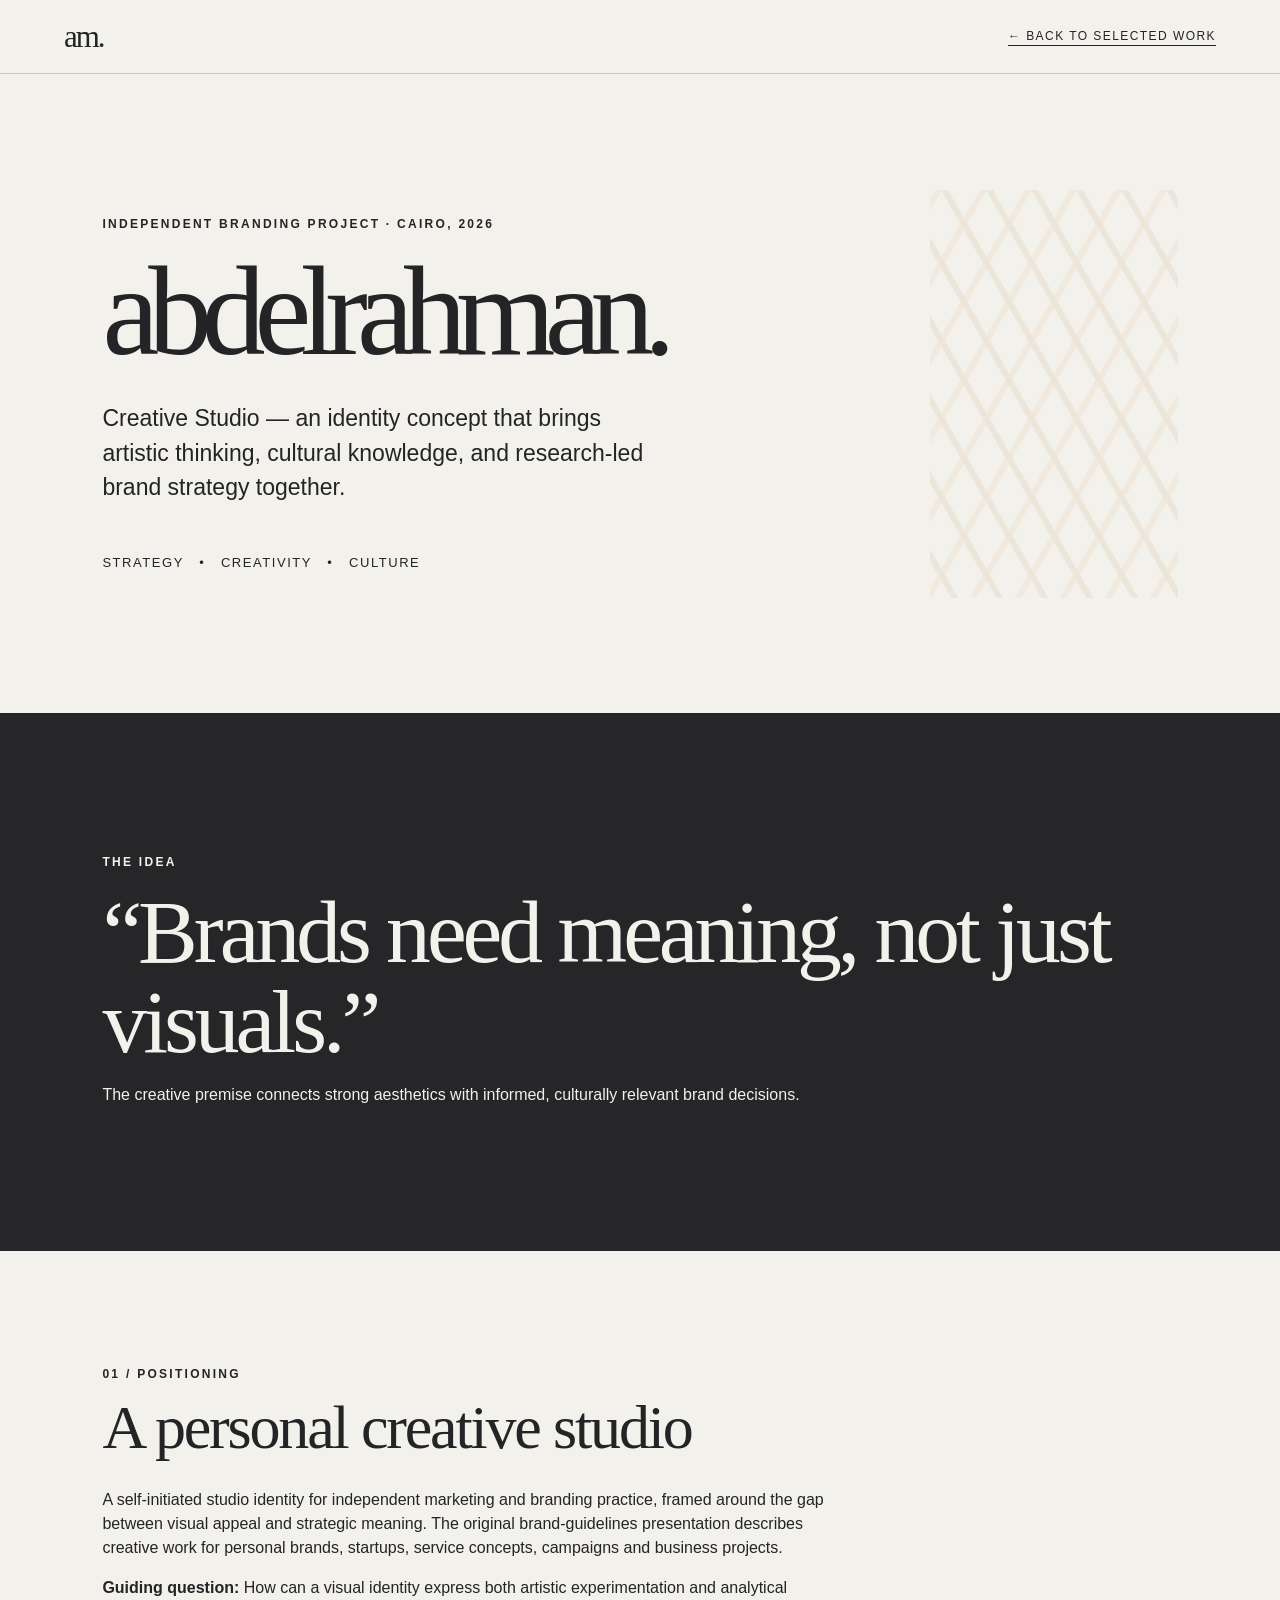
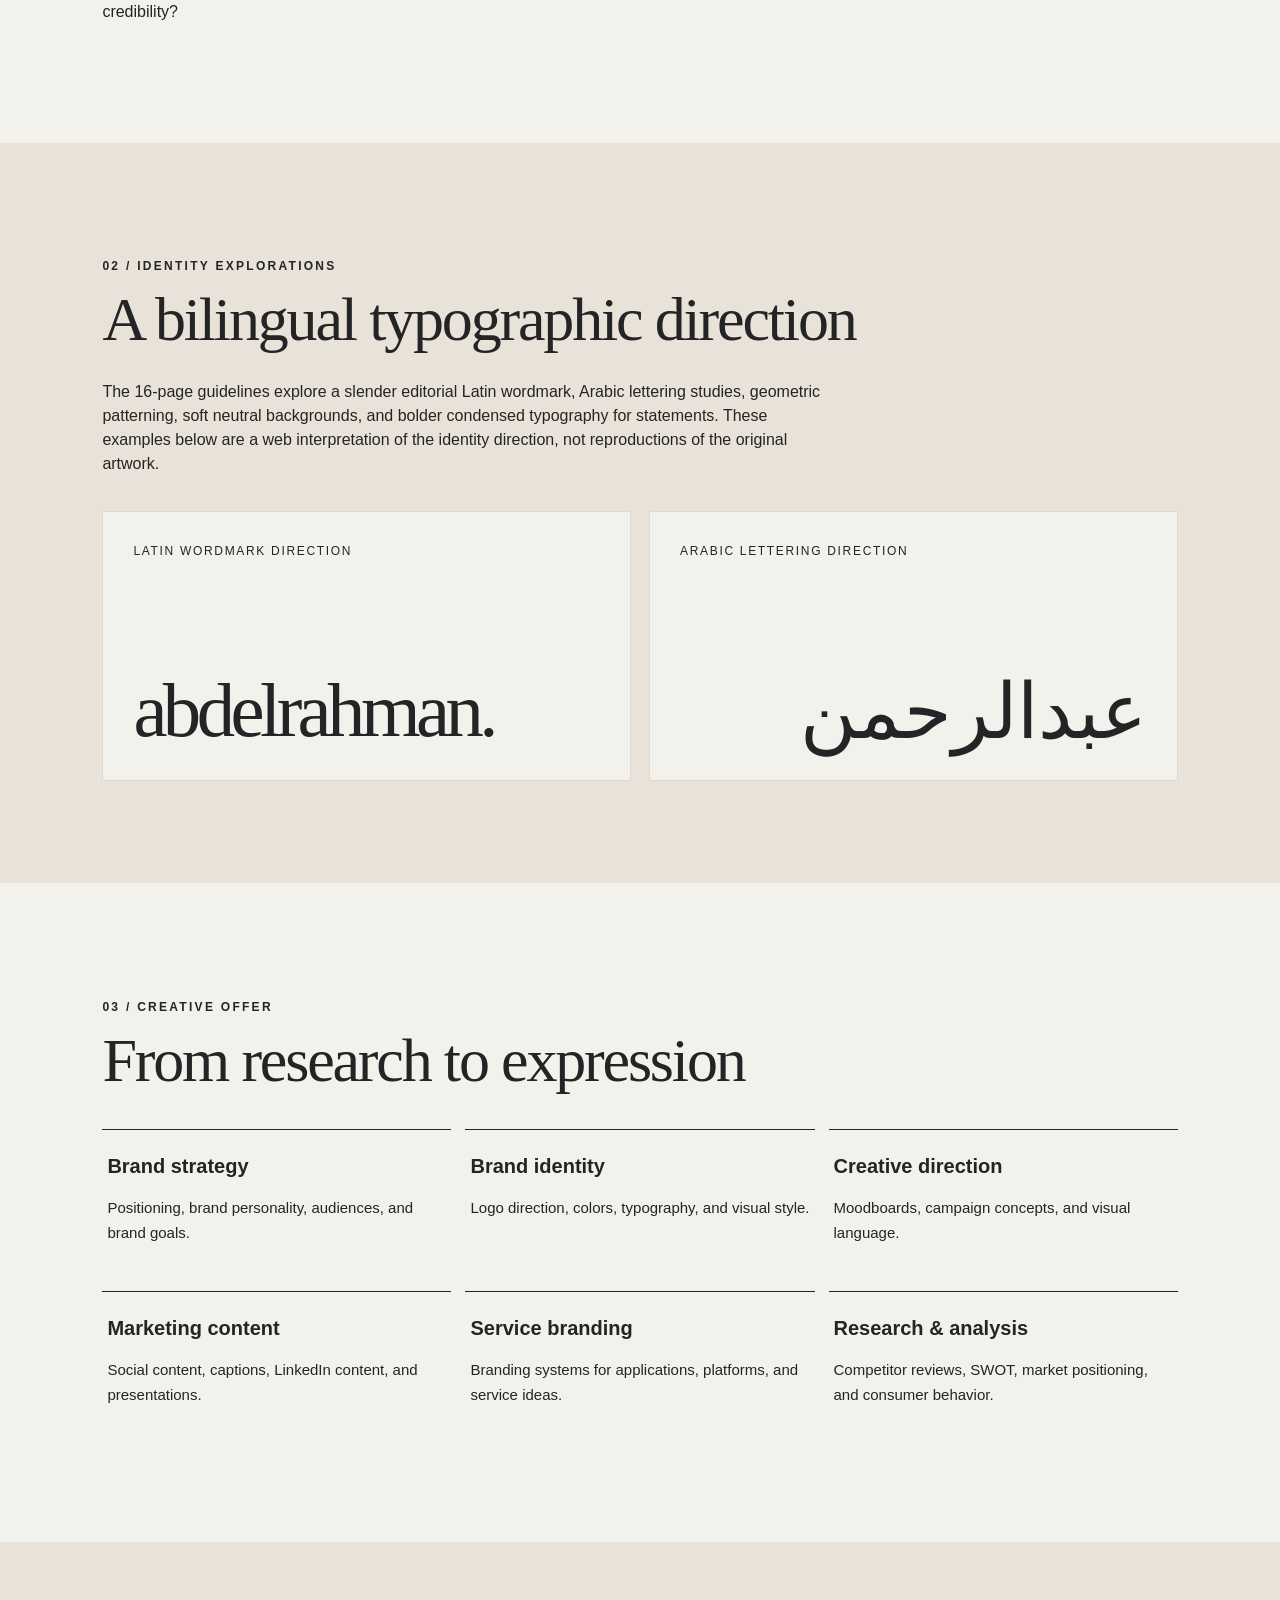
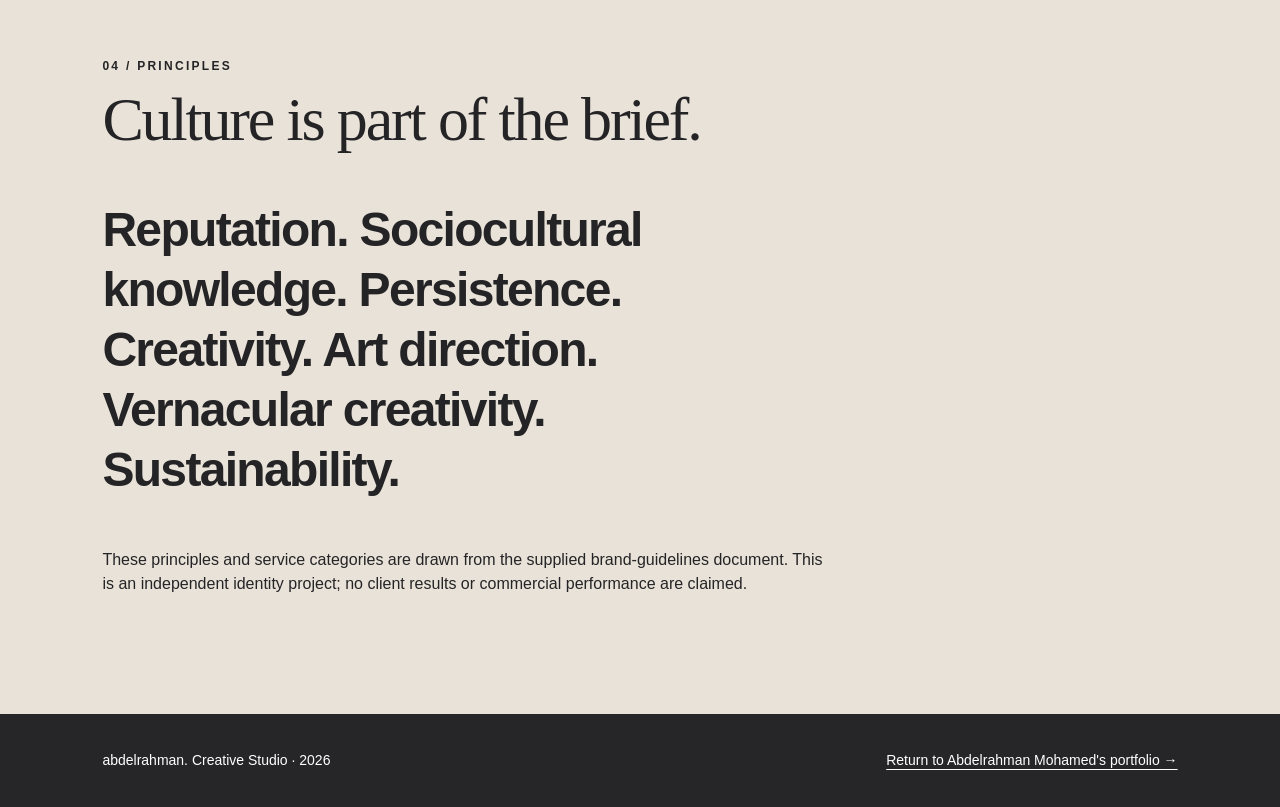
<file: creative-studio.html>
<!doctype html>
<html lang="en">
<head>
<meta charset="UTF-8"><meta name="viewport" content="width=device-width, initial-scale=1">
<title>abdelrahman. Creative Studio — Brand Identity Project</title>
<meta name="description" content="A self-initiated branding and creative direction project exploring the meeting point of brand strategy, visual identity, and cultural insight.">
<link rel="canonical" href="https://abdelrahman-marketing-portfolio.pages.dev/creative-studio.html">
<meta name="theme-color" content="#f3f1ec">
<style>
:root{--paper:#f3f1ec;--ink:#242426;--sand:#ebe1d1;--line:#cfc6b8}
*{box-sizing:border-box}html{scroll-behavior:smooth}body{margin:0;color:var(--ink);background:var(--paper);font-family:Arial,Helvetica,sans-serif;line-height:1.5}
a{color:inherit}a:focus-visible{outline:3px solid #8d5e62;outline-offset:4px}
.top{padding:22px clamp(22px,5vw,86px);display:flex;align-items:center;justify-content:space-between;gap:20px;border-bottom:1px solid var(--line)}
.logo{font:normal 31px/.95 Georgia,serif;letter-spacing:-2px;text-decoration:none}.back{font-size:12px;text-transform:uppercase;letter-spacing:.12em;text-decoration:none;border-bottom:1px solid}
.hero{min-height:71vh;display:grid;grid-template-columns:minmax(0,1fr) minmax(110px,23%);gap:8vw;align-items:center;padding:clamp(65px,9vw,125px) clamp(22px,8vw,160px);position:relative;overflow:hidden}
.pattern{min-height:320px;height:100%;opacity:.6;background:repeating-linear-gradient(60deg,transparent 0 18px,#e9dfcf 19px 24px,transparent 25px 39px),repeating-linear-gradient(-60deg,transparent 0 18px,#f1e5d5 19px 24px,transparent 25px 39px)}
.overline,.number{font-size:12px;letter-spacing:.19em;text-transform:uppercase;font-weight:700}
h1{font:normal clamp(68px,10vw,160px)/.91 Georgia,Times,serif;letter-spacing:-.085em;margin:20px 0 32px;overflow-wrap:anywhere}
.deck{font-size:clamp(16px,2vw,23px);max-width:570px}.eyeline{padding-top:25px;max-width:590px;font-size:13px;text-transform:uppercase;letter-spacing:.12em}
.statement{padding:clamp(70px,10vw,145px) clamp(22px,8vw,160px);background:#262527;color:#f3f1ec}.statement h2{font:normal clamp(44px,7vw,104px)/1 Georgia,serif;letter-spacing:-.045em;max-width:1090px;margin:16px 0}
section.content{padding:clamp(60px,8vw,110px) clamp(22px,8vw,160px)}
.intro{max-width:860px}.content h2{font:normal clamp(36px,5vw,62px)/1.05 Georgia,serif;letter-spacing:-.035em;margin:12px 0 28px}.content p{max-width:730px}
.cards{display:grid;grid-template-columns:repeat(3,minmax(0,1fr));gap:14px;margin-top:36px}.tile{border-top:1px solid var(--ink);padding:21px 5px 32px}.tile h3{font-size:20px;margin:0 0 15px;font-weight:600}.tile p{font-size:15px;line-height:1.65;margin:0}.value-list{font-size:clamp(25px,4vw,48px);line-height:1.25;font-weight:600;letter-spacing:-.035em;max-width:900px}
.identity{background:#e9e2d8}.specimens{display:grid;grid-template-columns:1fr 1fr;gap:18px;margin-top:35px}.specimen{background:#f3f1ec;min-height:270px;padding:30px;display:flex;flex-direction:column;justify-content:space-between;border:1px solid #e3d8cc}.specimen span{font-size:12px;letter-spacing:.14em;text-transform:uppercase}.specimen b{font:normal clamp(38px,6vw,100px)/1 Georgia,serif;letter-spacing:-.06em}.specimen.ar b{font-family:Tahoma,Arial,sans-serif;letter-spacing:0;font-weight:400;direction:rtl}
footer{display:flex;justify-content:space-between;gap:15px;align-items:center;padding:36px clamp(22px,8vw,160px);background:#262527;color:#fff;font-size:14px}footer a{text-decoration:underline;text-underline-offset:4px}
@media(max-width:700px){.hero{grid-template-columns:1fr;padding-block:65px}.pattern{min-height:120px;height:120px}.cards,.specimens{grid-template-columns:1fr}.statement h2{font-size:clamp(36px,10vw,65px)}footer{flex-direction:column;align-items:flex-start}}
</style></head>
<body>
<header class="top"><a class="logo" href="./">am.</a><a class="back" href="./#work">← Back to selected work</a></header>
<main>
<section class="hero">
<div><p class="overline">Independent branding project · Cairo, 2026</p><h1>abdelrahman.</h1>
<p class="deck">Creative Studio — an identity concept that brings artistic thinking, cultural knowledge, and research-led brand strategy together.</p>
<p class="eyeline">Strategy &nbsp; • &nbsp; Creativity &nbsp; • &nbsp; Culture</p></div>
<div class="pattern" aria-hidden="true"></div>
</section>
<section class="statement"><p class="overline">The idea</p><h2>“Brands need meaning, not just visuals.”</h2><p>The creative premise connects strong aesthetics with informed, culturally relevant brand decisions.</p></section>
<section class="content"><div class="intro"><p class="number">01 / Positioning</p><h2>A personal creative studio</h2><p>A self-initiated studio identity for independent marketing and branding practice, framed around the gap between visual appeal and strategic meaning. The original brand-guidelines presentation describes creative work for personal brands, startups, service concepts, campaigns and business projects.</p><p><strong>Guiding question:</strong> How can a visual identity express both artistic experimentation and analytical credibility?</p></div></section>
<section class="content identity"><p class="number">02 / Identity explorations</p><h2>A bilingual typographic direction</h2><p>The 16-page guidelines explore a slender editorial Latin wordmark, Arabic lettering studies, geometric patterning, soft neutral backgrounds, and bolder condensed typography for statements. These examples below are a web interpretation of the identity direction, not reproductions of the original artwork.</p>
<div class="specimens"><div class="specimen"><span>Latin wordmark direction</span><b>abdelrahman.</b></div><div class="specimen ar"><span>Arabic lettering direction</span><b lang="ar" dir="rtl">عبدالرحمن</b></div></div></section>
<section class="content"><p class="number">03 / Creative offer</p><h2>From research to expression</h2>
<div class="cards">
<div class="tile"><h3>Brand strategy</h3><p>Positioning, brand personality, audiences, and brand goals.</p></div>
<div class="tile"><h3>Brand identity</h3><p>Logo direction, colors, typography, and visual style.</p></div>
<div class="tile"><h3>Creative direction</h3><p>Moodboards, campaign concepts, and visual language.</p></div>
<div class="tile"><h3>Marketing content</h3><p>Social content, captions, LinkedIn content, and presentations.</p></div>
<div class="tile"><h3>Service branding</h3><p>Branding systems for applications, platforms, and service ideas.</p></div>
<div class="tile"><h3>Research & analysis</h3><p>Competitor reviews, SWOT, market positioning, and consumer behavior.</p></div>
</div></section>
<section class="content identity"><p class="number">04 / Principles</p><h2>Culture is part of the brief.</h2><p class="value-list">Reputation. Sociocultural knowledge. Persistence. Creativity. Art direction. Vernacular creativity. Sustainability.</p><p>These principles and service categories are drawn from the supplied brand-guidelines document. This is an independent identity project; no client results or commercial performance are claimed.</p></section>
</main><footer><span>abdelrahman. Creative Studio · 2026</span><a href="./#work">Return to Abdelrahman Mohamed's portfolio →</a></footer>
</body></html>
</file>
